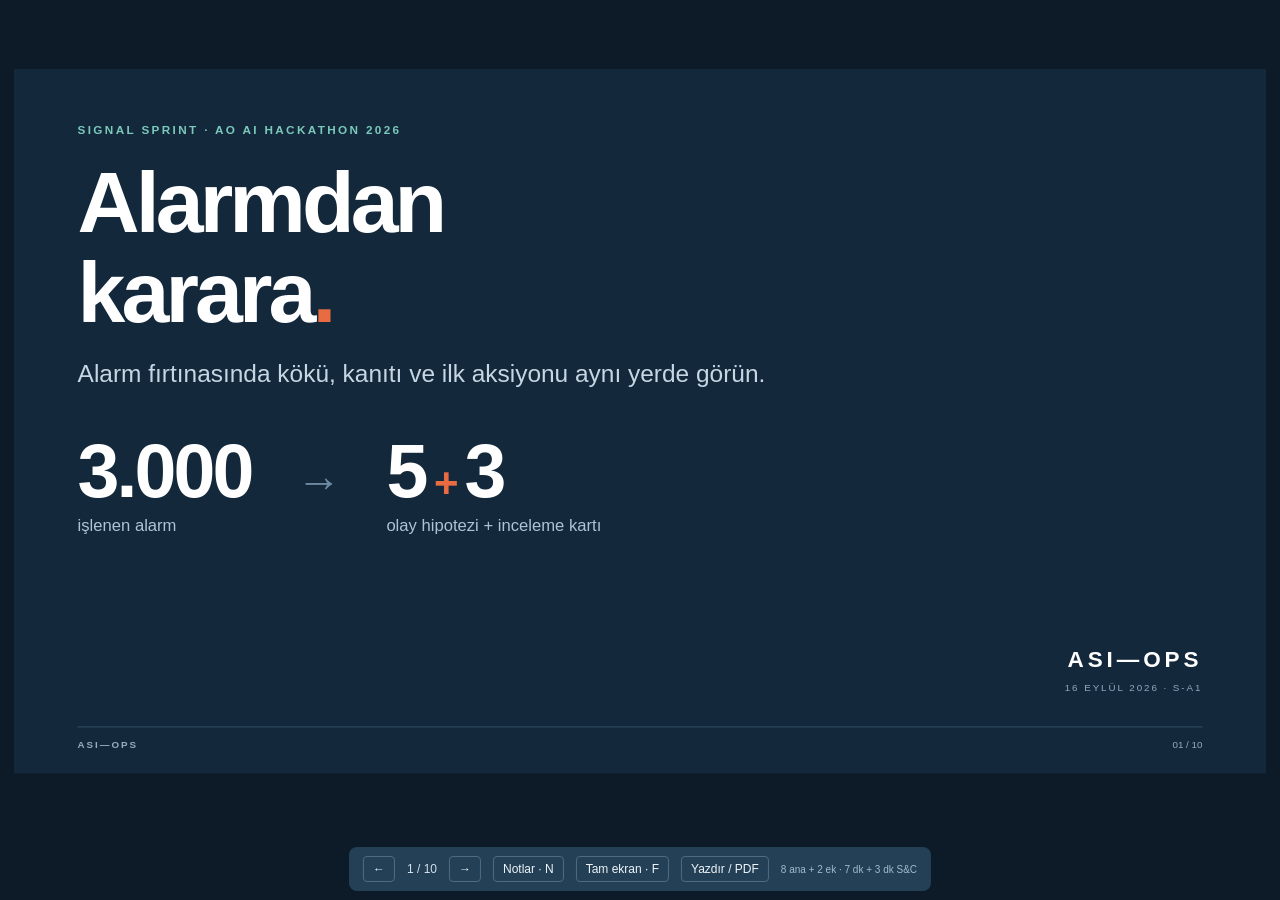
<file: data/asi_ops_sunum.html>
<!doctype html><html lang="tr"><head><meta charset="utf-8"><meta name="viewport" content="width=device-width, initial-scale=1"><title>ASI-OPS · Alarmdan karara</title><style>
:root{--navy:#13283b;--ink:#172b3e;--muted:#6b7b8b;--teal:#1b857b;--orange:#e86b42;--line:#dfe6ed;--paper:#f6f8fb}*{box-sizing:border-box}body{margin:0;background:#0d1b28;color:var(--ink);font-family:Arial,Helvetica,sans-serif}button,a{font:inherit}button{cursor:pointer}#stage{width:1280px;height:720px;position:absolute;left:50%;top:50%;transform-origin:center}section.slide{width:1280px;height:720px;padding:55px 65px 57px;position:absolute;inset:0;background:var(--paper);display:none;overflow:hidden}section.slide.active{display:block}.slide.dark{background:var(--navy);color:white}.kicker{font-size:12px;letter-spacing:2.4px;font-weight:700;color:var(--teal);margin-bottom:22px}.dark .kicker{color:#7bc9bb}.slide h1{font-size:47px;line-height:1.12;letter-spacing:-1.8px;font-weight:700;margin:0 0 22px}.slide:first-child h1{font-size:88px;letter-spacing:-4px;line-height:1.04;margin-bottom:19px}.orange{color:var(--orange)}.muted{color:var(--muted)}.lead{font-size:19px;line-height:1.5;color:var(--muted);margin:0 0 26px}.footer{position:absolute;left:65px;right:65px;bottom:24px;display:flex;justify-content:space-between;gap:25px;border-top:1px solid var(--line);padding-top:12px;font-size:10px;color:var(--muted)}.dark .footer{border-color:#345064;color:#95adbf}.footer strong{letter-spacing:2px;white-space:nowrap}.footer .source{max-width:850px;text-align:right}.hero-sub{font-size:25px;max-width:740px;line-height:1.45;color:#c6d6e2}.hero-equation{display:flex;align-items:center;gap:46px;margin-top:37px}.hero-equation strong{font-size:77px;letter-spacing:-3px;display:block}.hero-equation span{display:block;font-size:17px;color:#aec3d3;margin-top:2px}.hero-equation>b{font-size:46px;color:#6c899f}.hero-equation i{font-size:43px;font-style:normal;color:var(--orange)}.hero-bottom{position:absolute;right:65px;bottom:82px;text-align:right;display:flex;flex-direction:column;gap:10px}.hero-bottom span:first-child{font-size:23px;font-weight:700;letter-spacing:4px}.hero-bottom span:last-child{font-size:10px;letter-spacing:2px;color:#8faabe}.columns{display:grid;gap:20px}.three{grid-template-columns:repeat(3,1fr)}.two{grid-template-columns:1fr 1fr}.card{background:white;border:1px solid var(--line);border-radius:12px;padding:25px}.card h3{font-size:23px;letter-spacing:-.6px;margin:13px 0}.card p{font-size:17px;line-height:1.55;color:var(--muted);margin:12px 0 0}.index{font-family:monospace;color:var(--orange);font-size:13px}.problem-cards .card{height:330px}.overlap{position:relative;padding:9px 0;margin:15px 0 8px;display:flex;gap:7px;flex-wrap:wrap;height:78px}.overlap span{background:#e7eff4;border-radius:4px;padding:6px 8px;font-size:12px;height:27px}.overlap b{background:#d6eee8;color:#257d71;font-size:12px;font-weight:500;display:block;width:100%;padding:6px 10px;border-radius:4px}.spark{width:100%;height:91px;margin-top:2px}.spark text{font-size:14px;fill:#54736e}.big-small{font-size:49px;letter-spacing:-2px;color:var(--orange);margin:16px 0}.big-small span{display:block;font-size:14px;letter-spacing:0;color:var(--muted);margin-top:3px}.pipeline{display:grid;grid-template-columns:repeat(6,1fr);gap:12px;margin-top:27px}.pipeline-step{background:white;border:1px solid var(--line);border-radius:7px;min-height:92px;padding:14px 13px;position:relative}.pipeline-step span{display:block;font-family:monospace;font-size:11px;color:#8b9eae;margin-bottom:11px}.pipeline-step strong{font-size:15px;line-height:1.3;display:block}.pipeline-step:first-child{background:var(--navy);color:white}.pipeline-step.last{border-style:dashed;color:var(--teal)}.split-callout{display:grid;grid-template-columns:1fr 1fr;gap:35px;border-left:3px solid var(--teal);padding:12px 21px;margin-top:26px;background:#ebf3f2}.split-callout strong{font-size:18px}.split-callout p{font-size:15px;color:var(--muted);margin:8px 0 0}.fine{font-size:13px;line-height:1.5;color:var(--muted);margin:15px 0}.network-layout{display:grid;grid-template-columns:1.6fr 1fr;gap:40px;margin-top:29px}.metric-row{display:flex;gap:34px;margin-bottom:28px}.metric-row strong{display:block;font-size:56px;letter-spacing:-2px}.metric-row span{font-size:13px;color:var(--muted);display:block;margin-top:5px}.checklist{list-style:none;padding:0;margin:0}.checklist li{font-size:19px;line-height:1.5;margin-bottom:15px;padding-left:24px;position:relative}.checklist li:before{content:'✓';color:var(--teal);position:absolute;left:0}.action-card{background:#eaf4f1;border:1px solid #cfe3dc;border-radius:12px;padding:27px}.eyebrow{font-size:10px;font-weight:700;letter-spacing:1.7px;color:var(--teal)}.action-card h3{font-size:25px;line-height:1.18;letter-spacing:-.6px;margin:14px 0}.action-card p{font-size:17px;line-height:1.5;color:#4f706c;margin:9px 0}.role{display:inline-block;font-size:13px;color:#266e62;border:1px solid #b9d9d1;border-radius:5px;padding:8px;margin-top:12px}.action-card hr{border:0;border-top:1px solid #cee2da;margin:20px 0}.branch{display:grid;grid-template-columns:310px 90px 1fr;align-items:center;margin-top:30px}.branch-source{background:var(--navy);color:white;padding:31px;border-radius:12px}.branch-source>span{font-size:9px;letter-spacing:2px;color:#91b1c9}.branch-source h3{font-size:30px;margin:17px 0 10px}.branch-source strong{font-size:45px;letter-spacing:-1px}.branch-arrow{text-align:center;color:#9aabbc;font-size:40px}.branch-targets{display:grid;gap:16px}.target{display:flex;align-items:center;gap:25px;background:#e5f1ed;border:1px solid #cce2db;border-radius:9px;padding:22px 28px}.target.payment{background:#fff0e9;border-color:#efdacb}.target>strong{font-size:50px;min-width:68px;color:var(--teal)}.target.payment>strong{color:#c5683c}.target b{font-size:23px;display:block}.target span{display:block;font-size:15px;margin-top:8px;color:var(--muted)}.wide-note{display:flex;gap:25px;align-items:center;border-top:1px solid var(--line);border-bottom:1px solid var(--line);padding:17px 0;margin-top:24px}.wide-note strong{font-size:17px;white-space:nowrap}.wide-note span{font-size:15px;color:var(--muted);line-height:1.45}.chain-proof{display:flex;gap:30px;align-items:center;margin-top:13px}.chain-proof>strong{font-size:35px;letter-spacing:-1px;color:var(--teal);white-space:nowrap}.chain-proof p{font-size:16px;line-height:1.5;color:var(--muted);margin:8px 0}.chain-proof b{color:var(--ink)}.ledger{display:flex;gap:23px;align-items:center;margin:35px 0 30px}.ledger-item{padding:20px 26px;border-radius:9px;flex:1}.ledger strong{display:block;font-size:44px;letter-spacing:-2px}.ledger span{display:block;font-size:14px;margin-top:7px}.ledger>b{font-size:28px;color:#93a4b4}.ledger-item.teal{background:#e3f1eb;color:#25796a}.ledger-item.gray{background:#e9eef4;color:#526a7f}.ledger-item.amber{background:#fff0d9;color:#a27830}.ledger-total{padding-left:6px}.ledger-total span{color:var(--teal)}.review-rows{margin-top:18px}.review-rows>div{display:flex;justify-content:space-between;font-size:15px;border-bottom:1px solid #eaf0f3;padding:7px 0}.review-rows strong{color:var(--teal)}.two .card{padding:22px 25px}.two .card h3{font-size:21px;margin:0 0 13px}.two .card p{font-size:16px}.pill{display:inline-block;font-size:13px;padding:8px 11px;background:#ecf5f2;color:var(--teal);border-radius:5px;margin-top:18px}.demo-layout{display:grid;grid-template-columns:1.8fr 1fr;gap:35px;margin-top:28px}.screen-frame{height:440px;border:1px solid #c5d2dd;border-radius:10px;overflow:hidden;background:white;box-shadow:0 12px 40px #17324914}.screen-bar{display:flex;align-items:center;gap:5px;background:#e9eef3;height:28px;padding:0 12px}.screen-bar i{width:5px;height:5px;border-radius:50%;background:#a4b4c0}.screen-bar span{font-size:9px;color:#6e7f8e;margin-left:10px}.screen-frame img{width:100%;display:block}.demo-steps>div{padding:0 0 15px 36px;position:relative;margin-bottom:10px}.demo-steps>div>span{position:absolute;left:0;top:5px;font-size:12px;font-weight:700;color:var(--orange)}.demo-steps h3{font-size:23px;margin:0 0 9px}.demo-steps p{font-size:17px;line-height:1.5;color:var(--muted);margin:0}.live-link{display:inline-block;text-decoration:none;color:white;background:var(--navy);border-radius:5px;padding:13px 18px;font-size:15px;margin-left:36px}.closing-metrics{display:flex;gap:65px;margin-top:37px}.closing-metrics strong{display:block;font-size:62px;letter-spacing:-2px;color:#7bc9bb}.closing-metrics span{display:block;font-size:15px;color:#b0c7d8;margin-top:8px}.closing-line{font-size:27px;line-height:1.5;margin-top:35px;color:#e1ebf3}.closing-foot{font-size:15px;line-height:1.8;color:#9eb9cd;margin-top:26px}.closing-foot span{color:#7798b0;font-size:14px}table{width:100%;border-collapse:collapse;background:white;margin-top:32px;border:1px solid var(--line);font-size:16px}th{text-align:left;background:#eaf0f5;color:#5c7184;font-size:11px;letter-spacing:1px;padding:15px}td{padding:17px 15px;border-bottom:1px solid var(--line)}td strong{font-size:17px}td small{display:block;font-size:13px;color:var(--muted);margin-top:7px}.qa-grid{display:grid;grid-template-columns:repeat(3,1fr);gap:17px;margin-top:28px}.qa-grid .card{padding:21px;min-height:200px}.qa-grid .card h3{font-size:21px;margin:0 0 14px}.qa-grid .card p{font-size:16px;margin:0;line-height:1.55}.controls{position:fixed;bottom:9px;left:50%;transform:translateX(-50%);display:flex;align-items:center;gap:12px;padding:9px 14px;border-radius:8px;background:#244056;color:#d4e1ec;z-index:5;font-size:12px;white-space:nowrap}.controls button{border:1px solid #506b7f;color:#edf4f9;border-radius:4px;background:transparent;padding:5px 9px}.controls button:hover{background:#39576d}.controls small{color:#a2bbcc}.speaker-notes{position:fixed;right:20px;bottom:65px;z-index:6;max-width:540px;padding:20px;border:1px solid #83a697;border-radius:8px;background:#eff8f0;font-size:16px;line-height:1.55;box-shadow:0 10px 40px #0005}.speaker-notes strong{display:block;font-size:12px;letter-spacing:1px;color:#237465;margin-bottom:8px}[hidden]{display:none!important}a:focus-visible,button:focus-visible{outline:3px solid #e79668;outline-offset:3px}
@page{size:1280px 720px;margin:0}@media print{html,body{margin:0;padding:0;background:white;-webkit-print-color-adjust:exact;print-color-adjust:exact}#stage{position:static;transform:none!important;width:1280px;height:auto}.slide,section.slide{display:block!important;position:relative;inset:auto;break-after:page;page-break-after:always}.slide:last-child{break-after:auto;page-break-after:auto}.controls,.speaker-notes{display:none!important}}
</style></head><body><main id="stage"><section class="slide dark active" aria-label="Slayt 1: SIGNAL SPRINT · AO AI HACKATHON 2026"><div class="kicker">SIGNAL SPRINT · AO AI HACKATHON 2026</div><h1>Alarmdan<br>karara<span class='orange'>.</span></h1>
<div class="hero-sub">Alarm fırtınasında kökü, kanıtı ve ilk aksiyonu aynı yerde görün.</div>
<div class="hero-equation"><div><strong>3.000</strong><span>işlenen alarm</span></div><b>→</b><div><strong>5<i> + </i>3</strong><span>olay hipotezi + inceleme kartı</span></div></div>
<div class="hero-bottom"><span>ASI—OPS</span><span>16 EYLÜL 2026 · S-A1</span></div>
<footer class="footer"><strong>ASI—OPS</strong><span class="source"></span><span>01 / 10</span></footer></section><section class="slide  " aria-label="Slayt 2: 01 / PROBLEM"><div class="kicker">01 / PROBLEM</div><h1>Aynı zaman aralığı.<br>Birden fazla olası neden.</h1>
<p class="lead">27 servis · 56 host · 32 yönlü bağımlılık · iki saatlik gözlem</p>
<div class="three columns problem-cards">
<div class="card"><span class="index">01</span><h3>Olaylar örtüşüyor</h3><div class="overlap"><span>Ağ</span><span>Depolama</span><span>Dış erişim</span><b>Bellek baskısı</b></div><p>Zaman penceresi, hangi alarmın hangi köke ait olduğunu tek başına söylemez.</p></div>
<div class="card"><span class="index">02</span><h3>Bazı sorunlar yavaş</h3><svg viewBox="0 0 280 75" class="spark" aria-label="Bellek yüzde 60'tan 74'e artıyor"><path d="M8 65 L45 57 L82 49 L119 41 L156 33 L193 25 L230 17 L267 9" fill="none" stroke="#20897f" stroke-width="4"/><text x="6" y="17">%60</text><text x="226" y="67">%74</text></svg><p>Tekil uyarı yerine host bazında yükselen seri; ardından GC ve OOM belirtileri.</p></div>
<div class="card"><span class="index">03</span><h3>Gürültü iç içe</h3><div class="big-small">1.664<span>gürültü adayı</span></div><p>Bakım ve rastgele kaynak uyarıları, gerçek olayların arasına karışıyor.</p></div></div>
<footer class="footer"><strong>ASI—OPS</strong><span class="source">Kanıt: katılımcı paketi; docs/gelistirme_raporu.md</span><span>02 / 10</span></footer></section><section class="slide  " aria-label="Slayt 3: 02 / YAKLAŞIM"><div class="kicker">02 / YAKLAŞIM</div><h1>Kararı kanıttan üretiyoruz.</h1>
<p class="lead">Her alarm için zaman, konum, servis, mesaj hedefi ve grafik yolu birlikte değerlendirilir.</p>
<div class="pipeline"><div class='pipeline-step '><span>01</span><strong>3.000 alarm</strong></div><div class='pipeline-step '><span>02</span><strong>Normalize</strong></div><div class='pipeline-step '><span>03</span><strong>Time correlation</strong></div><div class='pipeline-step '><span>04</span><strong>Host / Rack / DC</strong></div><div class='pipeline-step '><span>05</span><strong>Service correlation</strong></div><div class='pipeline-step '><span>06</span><strong>Dependency Graph</strong></div><div class='pipeline-step '><span>07</span><strong>Pattern / Trend</strong></div><div class='pipeline-step '><span>08</span><strong>Noise filtering</strong></div><div class='pipeline-step '><span>09</span><strong>Root Cause scoring</strong></div><div class='pipeline-step '><span>10</span><strong>8 kart</strong></div><div class='pipeline-step last'><span>11</span><strong>AI Explanation</strong></div></div>
<div class="split-callout"><div><strong>Deterministik çekirdek</strong><p>Korelasyon, sınıflandırma ve kanıt üretimi.</p></div><div><strong>İsteğe bağlı model anlatısı</strong><p>Yalnız bulunan kanıtları özetler. Şu an şablon aktif.</p></div></div>
<p class="fine">Mantıksal akış; pencereler adayları daraltır. Model, alarm kararlarını değiştirmez.</p>
<footer class="footer"><strong>ASI—OPS</strong><span class="source">Kanıt: src/engine.py · static/app.js · src/narrative.py</span><span>03 / 10</span></footer></section><section class="slide  " aria-label="Slayt 4: 03 / KANITLI OLAY"><div class="kicker">03 / KANITLI OLAY</div><h1>Ortak ağ sorunu hipotezi.<br><span class='muted'>dc1 / rack-A</span></h1>
<div class="network-layout"><div><div class="metric-row"><div><strong>401</strong><span>ilişkili alarm</span></div><div><strong>9</strong><span>doğrudan kök host'u</span></div><div><strong>14</strong><span>alarm gözlenen servis</span></div></div>
<ul class="checklist"><li>34 ağ kök sinyali aynı fiziksel alanda.</li><li>İlk ağ sinyalinden 48 sn sonra bağlı timeout.</li><li>DNS hedefli 7 bağlantı reddi; 3 doğrulanan grafik yolu.</li></ul><p class="fine">01:42:13 → 01:55:37 · son ilişkili alarm, çözüm zamanı değildir.</p></div>
<div class="action-card"><div class="eyebrow">ÖNERİLEN İLK AKSİYON</div><h3>Rack-A ağ erişimini doğrula.</h3><p>Switch / uplink / port durumu ve etkilenen host'ların erişimini kontrol et.</p><span class="role">Sorumlu rolü: Ağ nöbetçisi</span><hr><div class="eyebrow">ALTERNATİF</div><p>Bağımsız host veya uygulama arızaları; cihaz telemetrisiyle ayrıştırılmalı.</p></div></div>
<footer class="footer"><strong>ASI—OPS</strong><span class="source">Kanıt: network kartı, evidence_checks ve dependency_evidence</span><span>04 / 10</span></footer></section><section class="slide  " aria-label="Slayt 5: 04 / AYIRT EDİCİ NOKTA"><div class="kicker">04 / AYIRT EDİCİ NOKTA</div><h1>Aynı servis. İki farklı kök.</h1>
<div class="branch"><div class="branch-source"><span>AYNI ZAMAN ARALIĞI</span><h3>mobile-bff</h3><strong>38 timeout</strong></div><div class="branch-arrow">→</div><div class="branch-targets"><div class="target memory"><strong>12</strong><div><b>session-service</b><span>Bellek baskısı hipotezi</span></div></div><div class="target payment"><strong>26</strong><div><b>payment-provider-gw</b><span>Dış erişim hipotezi</span></div></div></div></div>
<div class="wide-note"><strong>Mesaj hedefi + yönlü bağımlılık yolu</strong><span>Pencere içinde olmak yeterli değil. Yarışan adaylar belirsiz kalır.</span></div>
<div class="chain-proof"><strong>24 + 79 = 103</strong><p>kaynak alarmı + provider hedefli timeout<br><b>Tek ödeme kartında.</b> Geç gelen 7 kritik alarm da korunuyor.</p></div>
<footer class="footer"><strong>ASI—OPS</strong><span class="source">Kanıt: tests/test_engine.py · 12/26 ayrımı ve 24+79 zincir testi</span><span>05 / 10</span></footer></section><section class="slide  " aria-label="Slayt 6: 05 / KAPSAM VE BELİRSİZLİK"><div class="kicker">05 / KAPSAM VE BELİRSİZLİK</div><h1>Her kayıt hesaba katılıyor.</h1>
<div class="ledger"><div class="ledger-item teal"><strong>1.015</strong><span>Olaya bağlı</span></div><b>+</b><div class="ledger-item gray"><strong>1.664</strong><span>Gürültü adayı</span></div><b>+</b><div class="ledger-item amber"><strong>321</strong><span>Belirsiz</span></div><b>=</b><div class="ledger-total"><strong>3.000</strong><span>%100 kapsam</span></div></div>
<div class="two columns"><div class="card"><h3>3 düşük kanıtlı inceleme kartı</h3><div class="review-rows"><div><span>charging-service</span><strong>44</strong></div><div><span>subscriber-service</span><strong>30</strong></div><div><span>mobile-bff</span><strong>10</strong></div></div><p>Bu 84 kayıt, 321 belirsizin içinde. Yeni bağımsız olay oldukları doğrulanmadı.</p></div><div class="card"><h3>Ölçtüğümüz / ölçemediğimiz</h3><p><strong>578 naif grup</strong> → 5 olay + 3 inceleme kartı.</p><p>Kart sayısı kıyası, doğruluk kıyası değildir. Gizli etiketler olmadan kök doğruluğu veya recall yüzdesi veremiyoruz.</p><span class="pill">Gürültü kayıtları silinmiyor.</span></div></div>
<footer class="footer"><strong>ASI—OPS</strong><span class="source">Kanıt: rapor summary / uncertain / review_candidates; muhasebe testleri</span><span>06 / 10</span></footer></section><section class="slide  " aria-label="Slayt 7: 06 / CANLI DEMO · 2 DAKİKA"><div class="kicker">06 / CANLI DEMO · 2 DAKİKA</div><h1>Kanıt → Sorumlu → Aksiyon</h1>
<div class="demo-layout"><div class="screen-frame"><div class="screen-bar"><i></i><i></i><i></i><span>ASI-OPS · Operasyon masası</span></div><img src="[data-uri]" alt="Gerçek çalışan ASI-OPS operasyon masası"></div><div class="demo-steps"><div><span>01</span><h3>Kanıtı aç</h3><p>Ağ kartı, doğrudan host'lar ve hedef bağlantıları.</p></div><div><span>02</span><h3>İncelemeye al</h3><p>Sorumlu rolünü seç, not ekle, aksiyonu kaydet.</p></div><div><span>03</span><h3>İzi göster</h3><p>Durum geçmişi, belirsiz kayıt ve JSON raporu.</p></div><a class="live-link" href="http://127.0.0.1:8000" target="_blank" rel="noopener">Canlı uygulamayı aç ↗</a></div></div>
<footer class="footer"><strong>ASI—OPS</strong><span class="source">Görsel: gerçek uygulama ekranı · Canlı demo: 127.0.0.1:8000</span><span>07 / 10</span></footer></section><section class="slide dark " aria-label="Slayt 8: 07 / SONUÇ"><div class="kicker">07 / SONUÇ</div><h1>Her hipotezin kanıtı.<br>Her aksiyonun sorumlusu.</h1>
<div class="closing-metrics"><div><strong>30</strong><span>geçen otomatik test</span></div><div><strong>3.000</strong><span>izlenebilir alarm kararı</span></div><div><strong>8</strong><span>olay / inceleme kartı</span></div></div>
<div class="closing-line">Aynı anda görünen farklı kökleri ayırıyor,<br>ayıramadığımızı gerekçesiyle belirsiz bırakıyoruz.</div>
<div class="closing-foot">Python stdlib · Yerel çalışma · Opsiyonel AI anlatısı<br><span>Sonraki adım: farklı veriyle doğrulama ve kalıcı operasyon kaydı.</span></div>
<footer class="footer"><strong>ASI—OPS</strong><span class="source">Doğrulama: docs/dogrulama.md · 7 dakika tamamlandı; 3 dakika soru-cevap</span><span>08 / 10</span></footer></section><section class="slide  " aria-label="Slayt 9: EK / SORU-CEVAPTA GEREKİRSE"><div class="kicker">EK / SORU-CEVAPTA GEREKİRSE</div><h1>Beş olay hipotezinin özeti</h1>
<table><thead><tr><th>KÖK / HİPOTEZ</th><th>İLK–SON ALARM</th><th>ALARM</th><th>SERVİS</th><th>KANIT</th></tr></thead><tbody><tr><td><strong>dc1/rack-A</strong><small>Ortak ağ erişim sorunu</small></td><td>01:42:13–01:55:37</td><td>401</td><td>14</td><td>yüksek</td></tr><tr><td><strong>billing-db</strong><small>Depolama kapasitesi ve yazma sorunu</small></td><td>02:05:06–02:28:14</td><td>178</td><td>5</td><td>yüksek</td></tr><tr><td><strong>session-service</strong><small>Zamana yayılan bellek baskısı</small></td><td>01:35:11–03:00:10</td><td>108</td><td>4</td><td>yüksek</td></tr><tr><td><strong>payment-provider-gw</strong><small>Dış servis erişim sorunu</small></td><td>02:40:28–03:01:16</td><td>227</td><td>4</td><td>yüksek</td></tr><tr><td><strong>batch-scheduler</strong><small>Batch çakışması ve kaynak baskısı</small></td><td>03:05:28–03:28:40</td><td>101</td><td>5</td><td>orta</td></tr></tbody></table>
<div class="wide-note"><strong>Hipotez ≠ kesin kök neden</strong><span>Son alarm zamanı çözüm zamanı değildir. Güven düzeyi kalibre olasılık değildir.</span></div>
<footer class="footer"><strong>ASI—OPS</strong><span class="source">Kaynak: outputs/report.json · incidents[]</span><span>09 / 10 · EK</span></footer></section><section class="slide  " aria-label="Slayt 10: EK / 3 DAKİKA SORU-CEVAP"><div class="kicker">EK / 3 DAKİKA SORU-CEVAP</div><h1>Kısa ve kanıta dayalı cevaplar</h1><div class='qa-grid'><div class='card'><h3>Neden tam 5 olay?</h3><p>Bu veride beş güçlü imza grubu çıktı. Sayı sabit değil; 16 olaylı sentetik testte 16 kart korunur ve kabul sınırı hatası görünür.</p></div><div class='card'><h3>Güven neden yüzde değil?</h3><p>Gizli etiketler ve kalibrasyon yok. Kanıt düzeyi, gerçek sinyaller ve alternatif açıklamalar gösteriliyor.</p></div><div class='card'><h3>AI burada ne yapıyor?</h3><p>Geliştirmede analiz, kod ve test üretimi. Çalışma zamanında yalnız opsiyonel kanıt anlatısı; canlı Azure henüz denenmedi.</p></div><div class='card'><h3>DNS kesin kök mü?</h3><p>Hayır. Hedefte ağ alarmı ve 7 bağlantı reddi var; 3 yol doğrulanıyor. DNS işlev ölçümü olmadan kesinlik yok.</p></div><div class='card'><h3>Çözüldü düğmesi ne yapar?</h3><p>Notlu operatör durum kaydı tutar. Gerçek cihaz veya servise müdahale etmez; geçmiş bellektedir.</p></div><div class='card'><h3>Üretim için ne eksik?</h3><p>Farklı veriyle doğrulama, kalıcı kayıt, erişim kontrolü ve akış işleme. Bu sürüm yerel hackathon MVP&#x27;si.</p></div></div><footer class="footer"><strong>ASI—OPS</strong><span class="source">Ayrıntılı hazırlık: demo/demo_akisi.md</span><span>10 / 10 · EK</span></footer></section></main><nav class="controls" aria-label="Sunum kontrolleri"><button id="prev" aria-label="Önceki slayt">←</button><span id="counter"></span><button id="next" aria-label="Sonraki slayt">→</button><button id="notes-button" aria-expanded="false" aria-controls="notes">Notlar · N</button><button id="fullscreen">Tam ekran · F</button><button id="print">Yazdır / PDF</button><small>8 ana + 2 ek · 7 dk + 3 dk S&amp;C</small></nav><aside id="notes" class="speaker-notes" hidden><strong id="note-time"></strong><span id="note-text"></span></aside><script>
const notes=[{"note": "İlk cümle: Üç bin alarmın tamamını işledik. Beş olay hipotezi ve üç düşük kanıtlı inceleme kartı ürettik. Sekiz kesin arıza bulduk demiyoruz; her kaydın kararı ve gerekçesi korunuyor. Operatör için hedefimiz kökü, kanıtı ve ilk aksiyonu birlikte görünür kılmak.", "seconds": 35, "appendix": false}, {"note": "Problemin zorluğu kayıt sayısından çok ilişkilerde. Bellek baskısı diğer olaylarla zaman içinde örtüşüyor. Aynı serviste oturum ve dış ödeme sorunu birlikte görülebiliyor. Ayrıca araya rastgele düşük bellek değerleri ve bakım uyarıları geliyor. Bu nedenle yalnız beş dakikalık kümeler yeterli değil.", "seconds": 35, "appendix": false}, {"note": "Bu mantıksal analiz akışı ana ekranda da etkileşimli. Önce girdiyi doğruluyor, sonra zaman ve topoloji kanıtlarını birlikte değerlendiriyoruz. Mesajdaki hedefi ayrıştırıyoruz. Gürültü veya belirsizlik kararını açıklamasıyla tutuyoruz. LLM korelasyonu yapmıyor; isteğe bağlı anlatı katmanı. Mevcut demo şablonla çalışıyor, canlı Azure erişimi doğrulanmadı.", "seconds": 40, "appendix": false}, {"note": "Bu kart tek bir cihazı kesin suçlamıyor. Aynı fiziksel alanda 34 ağ sinyali, dokuz doğrudan host ve bağlı servis belirtileri var. Toplam ilişkili alarm 401; bütün ilişkili host sayısı 26, doğrudan kök sinyali veren dokuz host ile karıştırmıyoruz. DNS hedefli yedi reddin sadece üçünde grafik yolu doğrulanıyor. Operatöre doğrulanabilir ilk kontrol ve sorumlu rolü veriyoruz.", "seconds": 45, "appendix": false}, {"note": "Buradaki ayrım testle kontrol edildi. Aynı mobile-bff servisindeki 38 timeout'un 12'si oturum servisini, 26'sı dış ödeme sağlayıcısını hedefliyor. İkisini aynı zaman kümesine atmıyoruz. Diğer tarafta ödeme zincirini de gereksiz bölmüyoruz: 24 kaynak alarmı ve üç servisten 79 hedefli timeout, toplam 103 kayıt tek kartta. Bu, ödeme kartındaki 227 alarmın denetlenebilir bir alt kümesi.", "seconds": 50, "appendix": false}, {"note": "Üç sınıfın toplamı tam üç bin. Belirsizler arka planda unutulmuyor. Charging-service üzerinde tekrar eden çağrılar grafikte doğrulanamayan yön gösteriyor; bu yüzden 44 kaydı bir inceleme kartında tutuyoruz. Diğer iki kartla toplam 84 kayıt, hâlâ 321 belirsizin içinde. Kart sayısını artırmanın recall'ı artırdığını iddia etmiyoruz. Naif beş dakika çarpı servis gruplaması 578 grup veriyor; bu yalnız görünüm kıyası, etiket doğruluğu değil.", "seconds": 60, "appendix": false}, {"note": "Slayttan canlı uygulamaya geçin; uygulama ayrı sekmede hazır olsun. İlk 40 saniye ağ kartını ve kısa kanıt listesini gösterin. Sonraki 40 saniye sorumlu alanını düzenleyin, incelemeye al seçin, 'Rack uplink kontrolü için ağ ekibine devredildi' notunu kaydedin ve geçmişi gösterin. Son 40 saniye belirsiz inceleme kartına geçip sınıfın korunduğunu ve rapor indirmeyi gösterin. Aksiyon gerçek altyapı müdahalesi değil, operatör kaydı. İnternet/API gerekmez. Tarayıcı aksarsa bu gerçek ekran görüntüsü yedektir.", "seconds": 120, "appendix": false}, {"note": "Otuz otomatik test ve gerçek masaüstü/mobil tarayıcı akışı geçti. Kod geliştirmede Codex kullanıldı; çalışma zamanı çekirdeği deterministik ve yerel. Model anlatısı isteğe bağlı. Üretim ürünü olduğunu iddia etmiyoruz: sonraki adım farklı veride eşik doğrulama ve kalıcı operasyon kaydı. Kapanış cümlesi: Aynı anda görünen farklı kökleri ayırıyor, ayıramadığımızı gerekçesiyle belirsiz bırakıyoruz.", "seconds": 35, "appendix": false}, {"note": "Bu slayt yedi dakikalık ana akışa dahil değil. Jüri olayların tamamını sorarsa açın. Her satır motorun gerçek kartından alındı; beş sayısı kodda sabitlenmiş değil. Batch orta kanıt düzeyinde. Bellek baskısı kesin memory leak; dış erişim hatası kesin sağlayıcı arızası olarak sunulmamalı.", "seconds": 0, "appendix": true}, {"note": "Soruları kısa cevaplayın; gerekirse ek tabloya veya çalışan uygulamaya dönün. Ölçmediğimiz doğruluk, recall veya model erişimini başarılıymış gibi anlatmayın. Üç dakikalık soru-cevap ayrı süredir.", "seconds": 0, "appendix": true}];let current=0;const slides=[...document.querySelectorAll('.slide')];
function resize(){const scale=Math.min((innerWidth-28)/1280,(innerHeight-82)/720);document.getElementById('stage').style.transform=`translate(-50%,-54%) scale(${Math.max(.1,scale)})`;}
function show(next){current=Math.max(0,Math.min(slides.length-1,next));slides.forEach((s,i)=>{s.classList.toggle('active',i===current);s.setAttribute('aria-hidden',String(i!==current));});document.getElementById('counter').textContent=`${current+1} / ${slides.length}${notes[current].appendix?' · Ek slayt':''}`;document.getElementById('note-text').textContent=notes[current].note;document.getElementById('note-time').textContent=notes[current].seconds?`KONUŞMACI NOTU · ${notes[current].seconds} SANİYE`:'SORU-CEVAP NOTU';document.getElementById('prev').disabled=current===0;document.getElementById('next').disabled=current===slides.length-1;}
document.getElementById('prev').onclick=()=>show(current-1);document.getElementById('next').onclick=()=>show(current+1);
function toggleNotes(){const n=document.getElementById('notes');n.hidden=!n.hidden;document.getElementById('notes-button').setAttribute('aria-expanded',String(!n.hidden));}
document.getElementById('notes-button').onclick=toggleNotes;document.getElementById('fullscreen').onclick=()=>{if(document.fullscreenElement)document.exitFullscreen();else document.documentElement.requestFullscreen().catch(()=>{});};document.getElementById('print').onclick=()=>window.print();
document.addEventListener('keydown',event=>{if(event.target.closest('button,a,input,textarea')&&event.key===' ')return;if(['ArrowRight','PageDown',' '].includes(event.key)){event.preventDefault();show(current+1);}if(['ArrowLeft','PageUp'].includes(event.key)){event.preventDefault();show(current-1);}if(event.key==='Home'){event.preventDefault();show(0);}if(event.key==='End'){event.preventDefault();show(slides.length-1);}if(event.key.toLowerCase()==='n')toggleNotes();if(event.key.toLowerCase()==='f')document.getElementById('fullscreen').click();});
window.addEventListener('resize',resize);show(0);resize();
</script></body></html>
</file>
